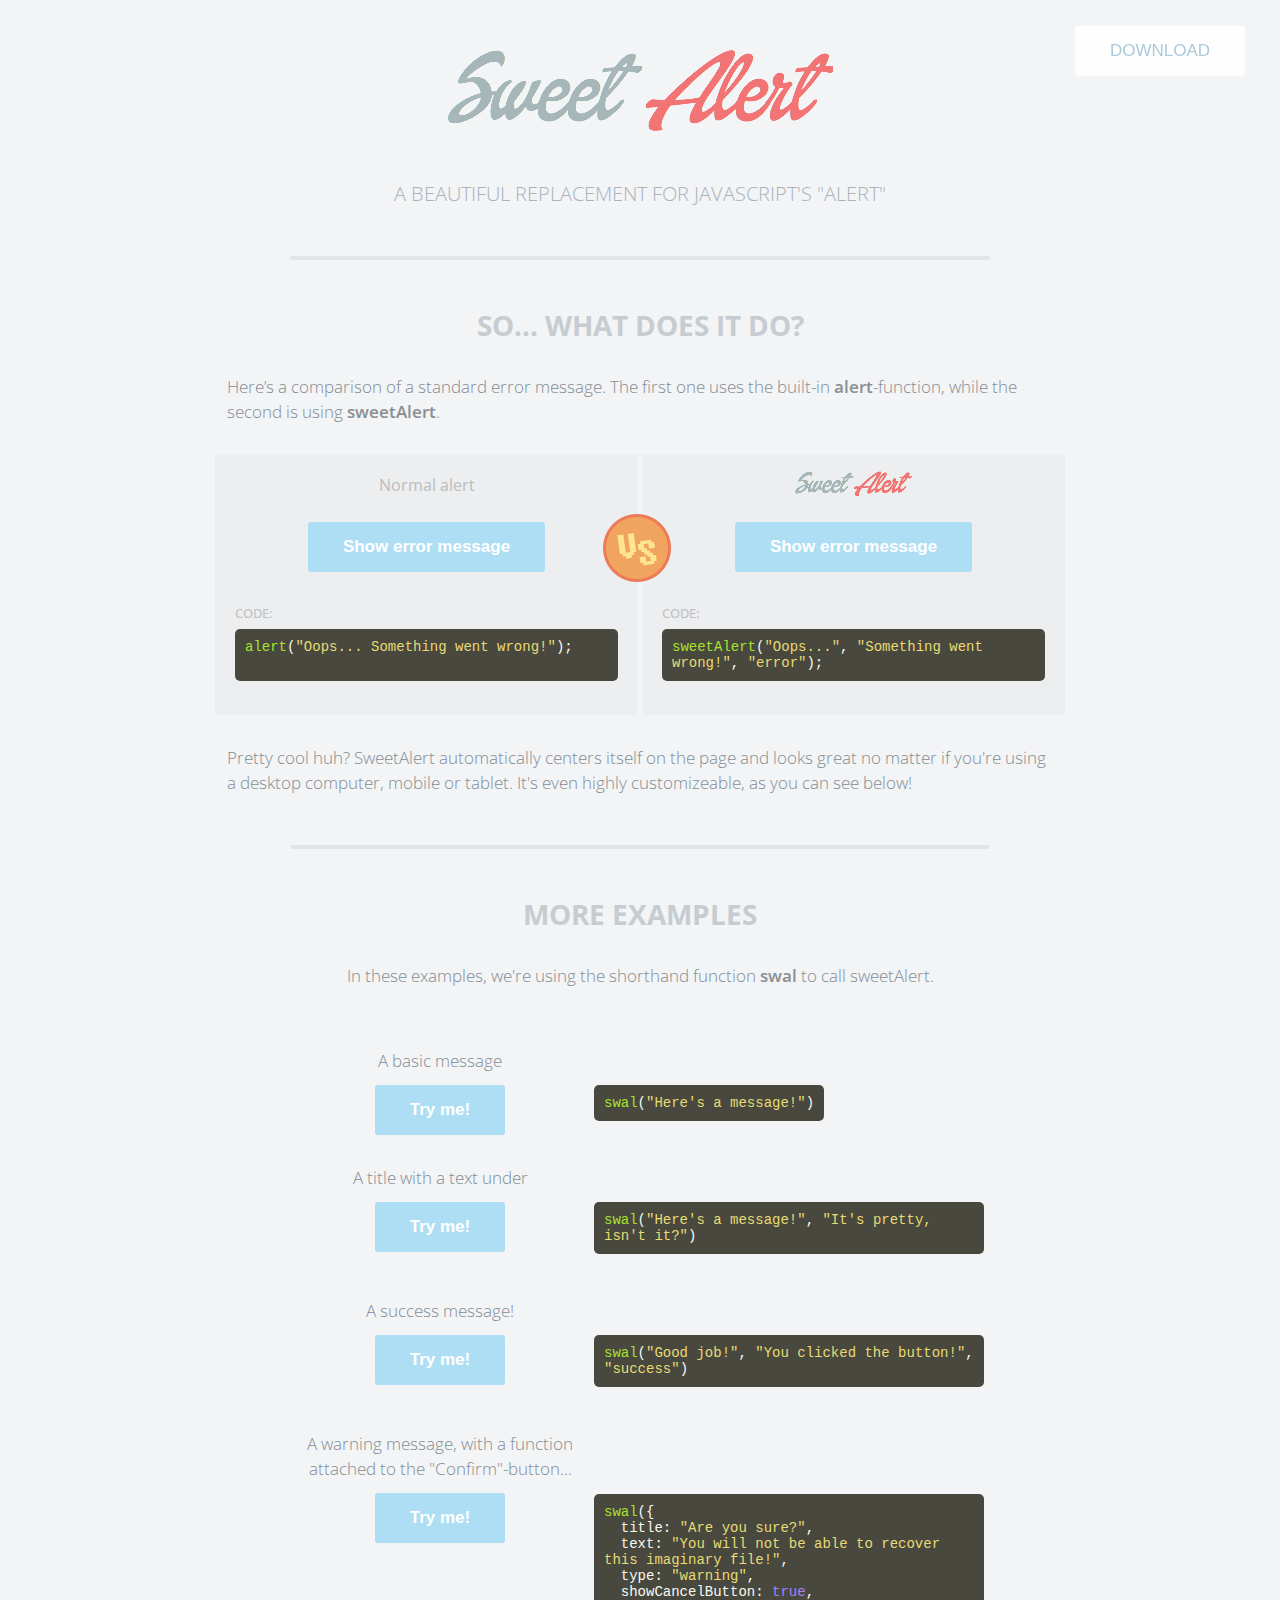
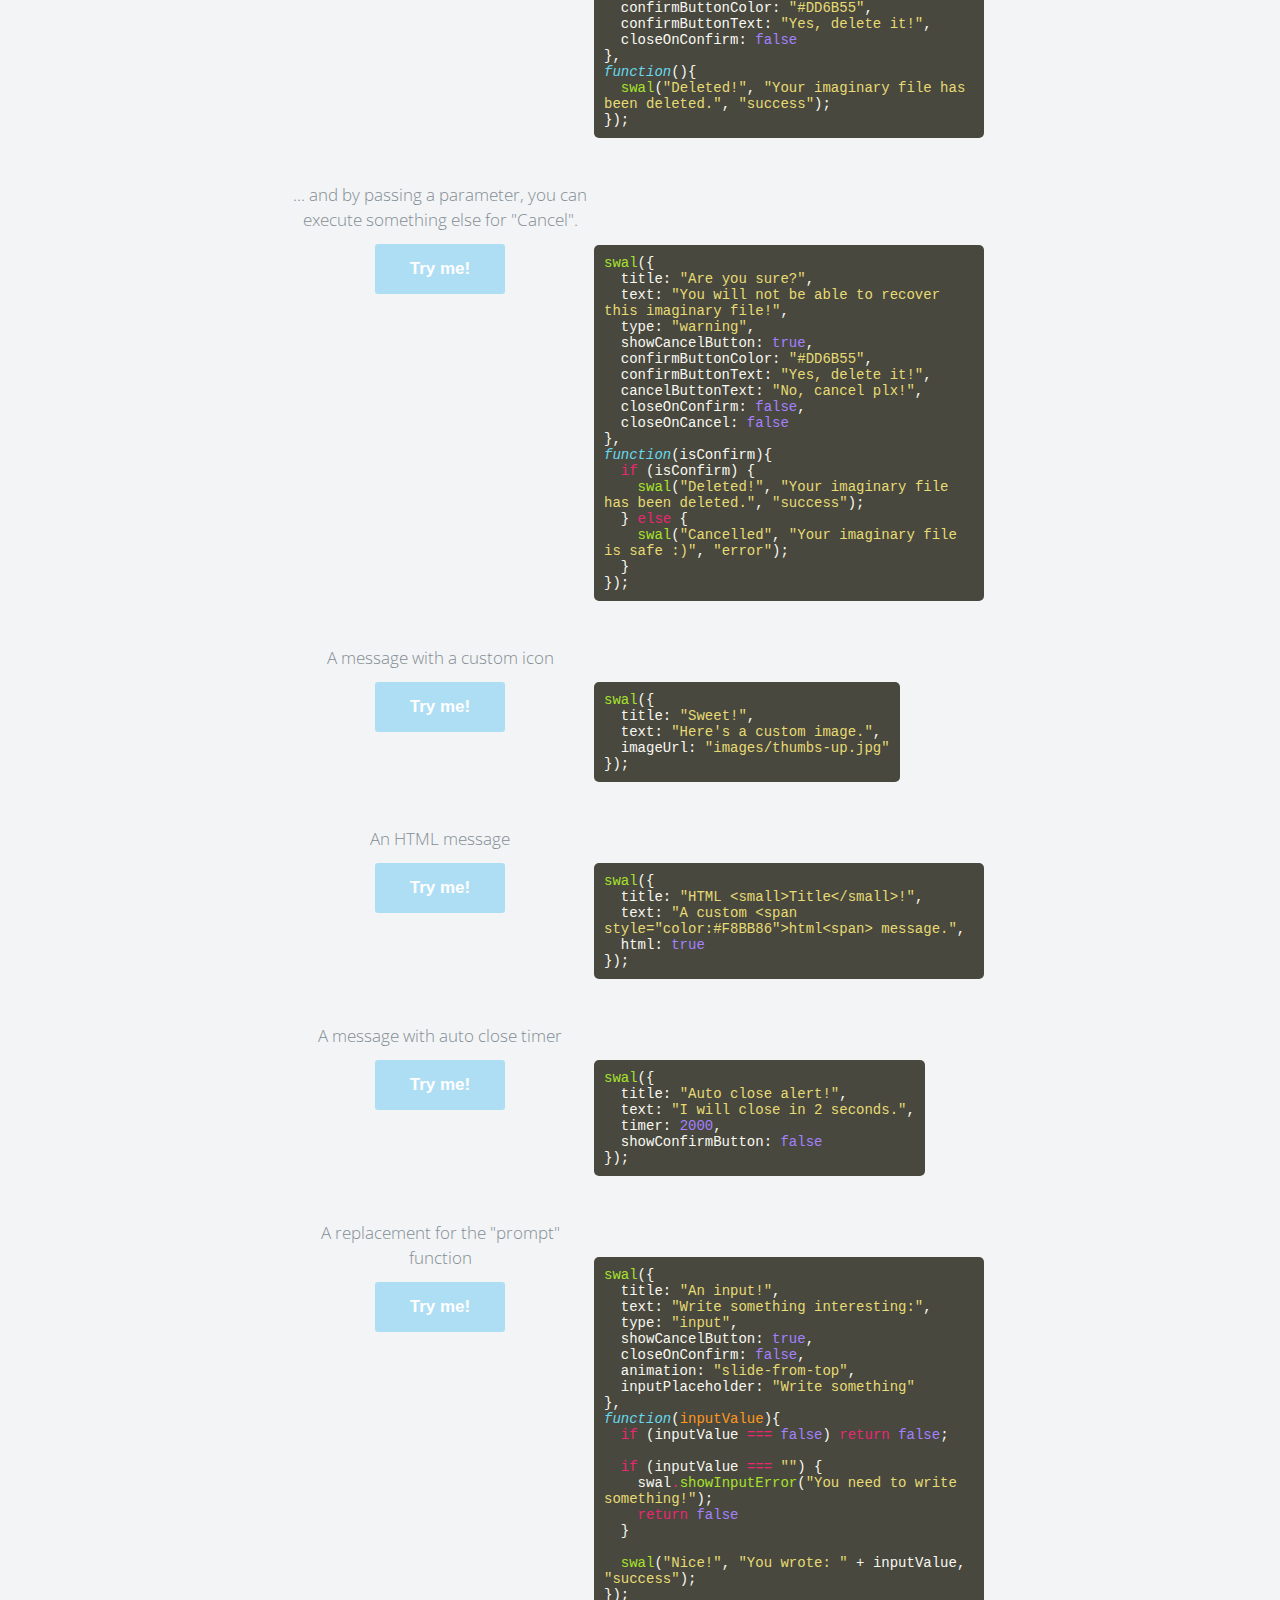
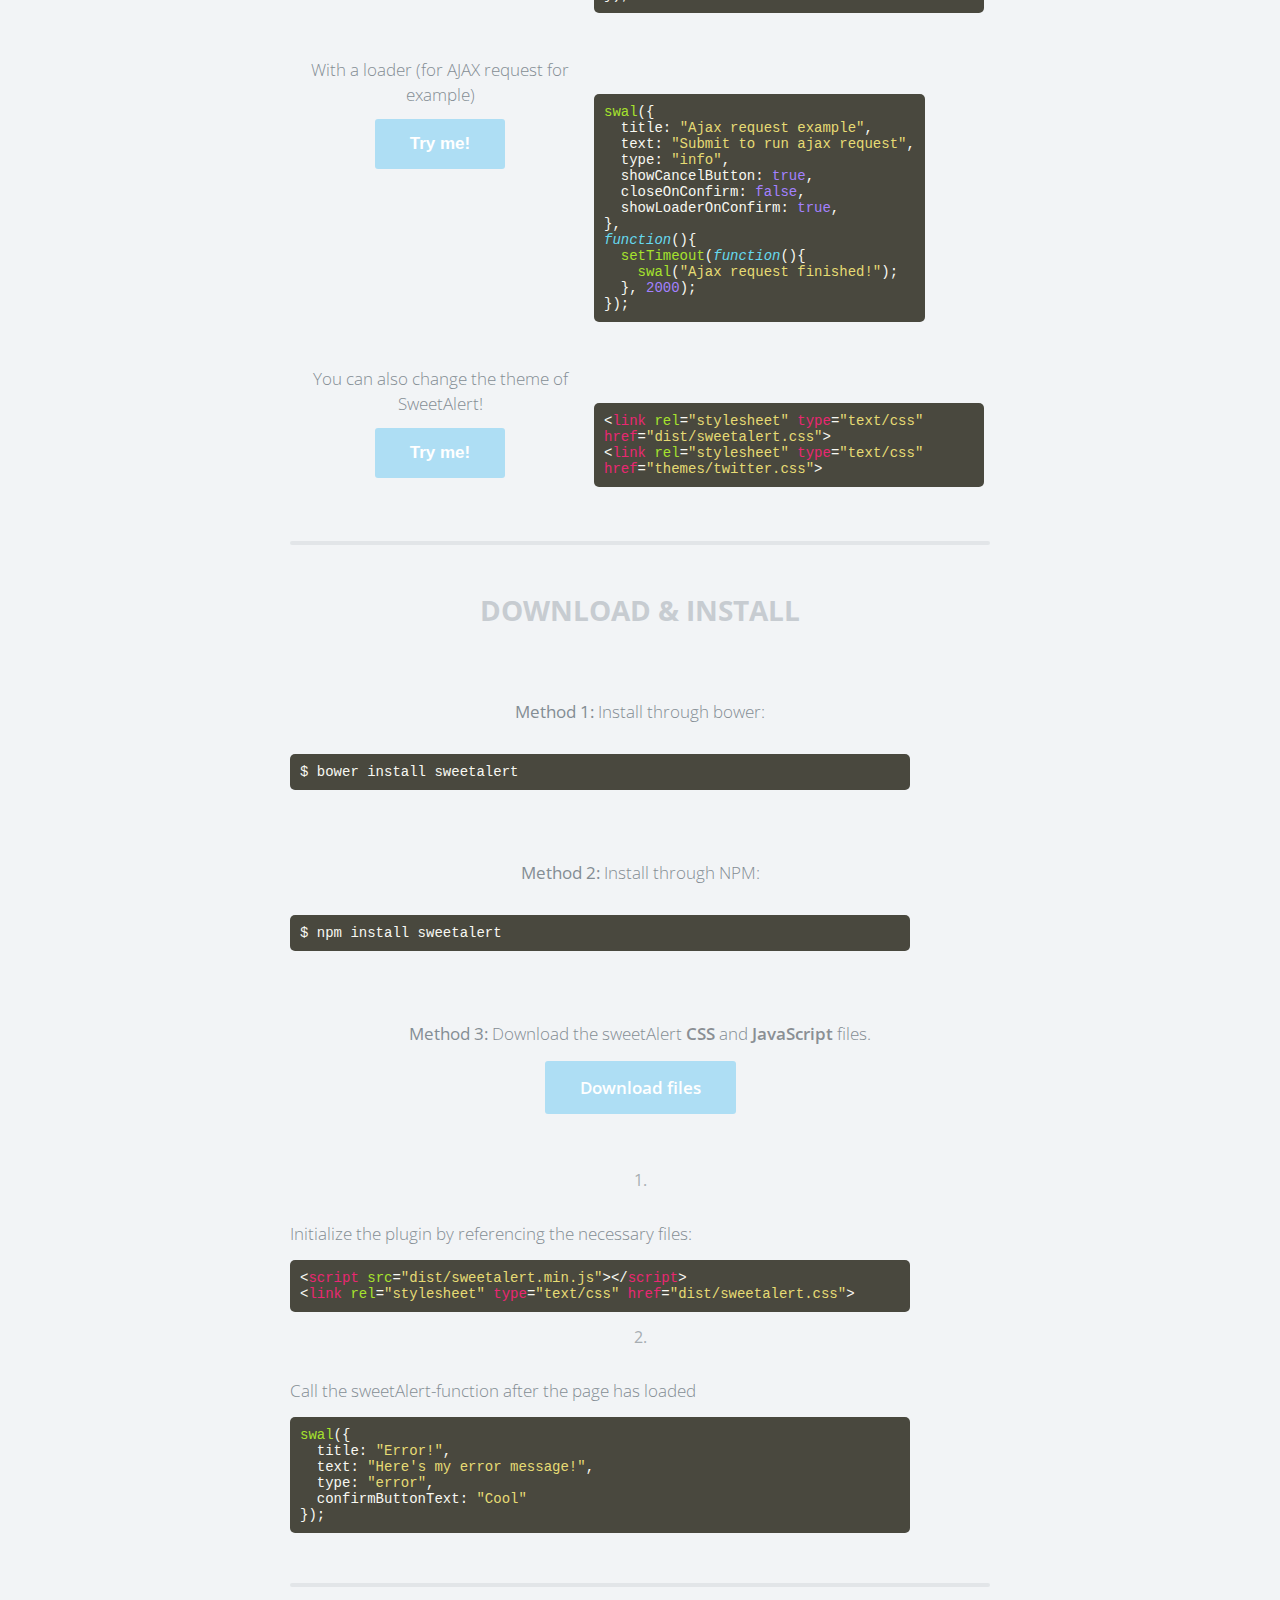
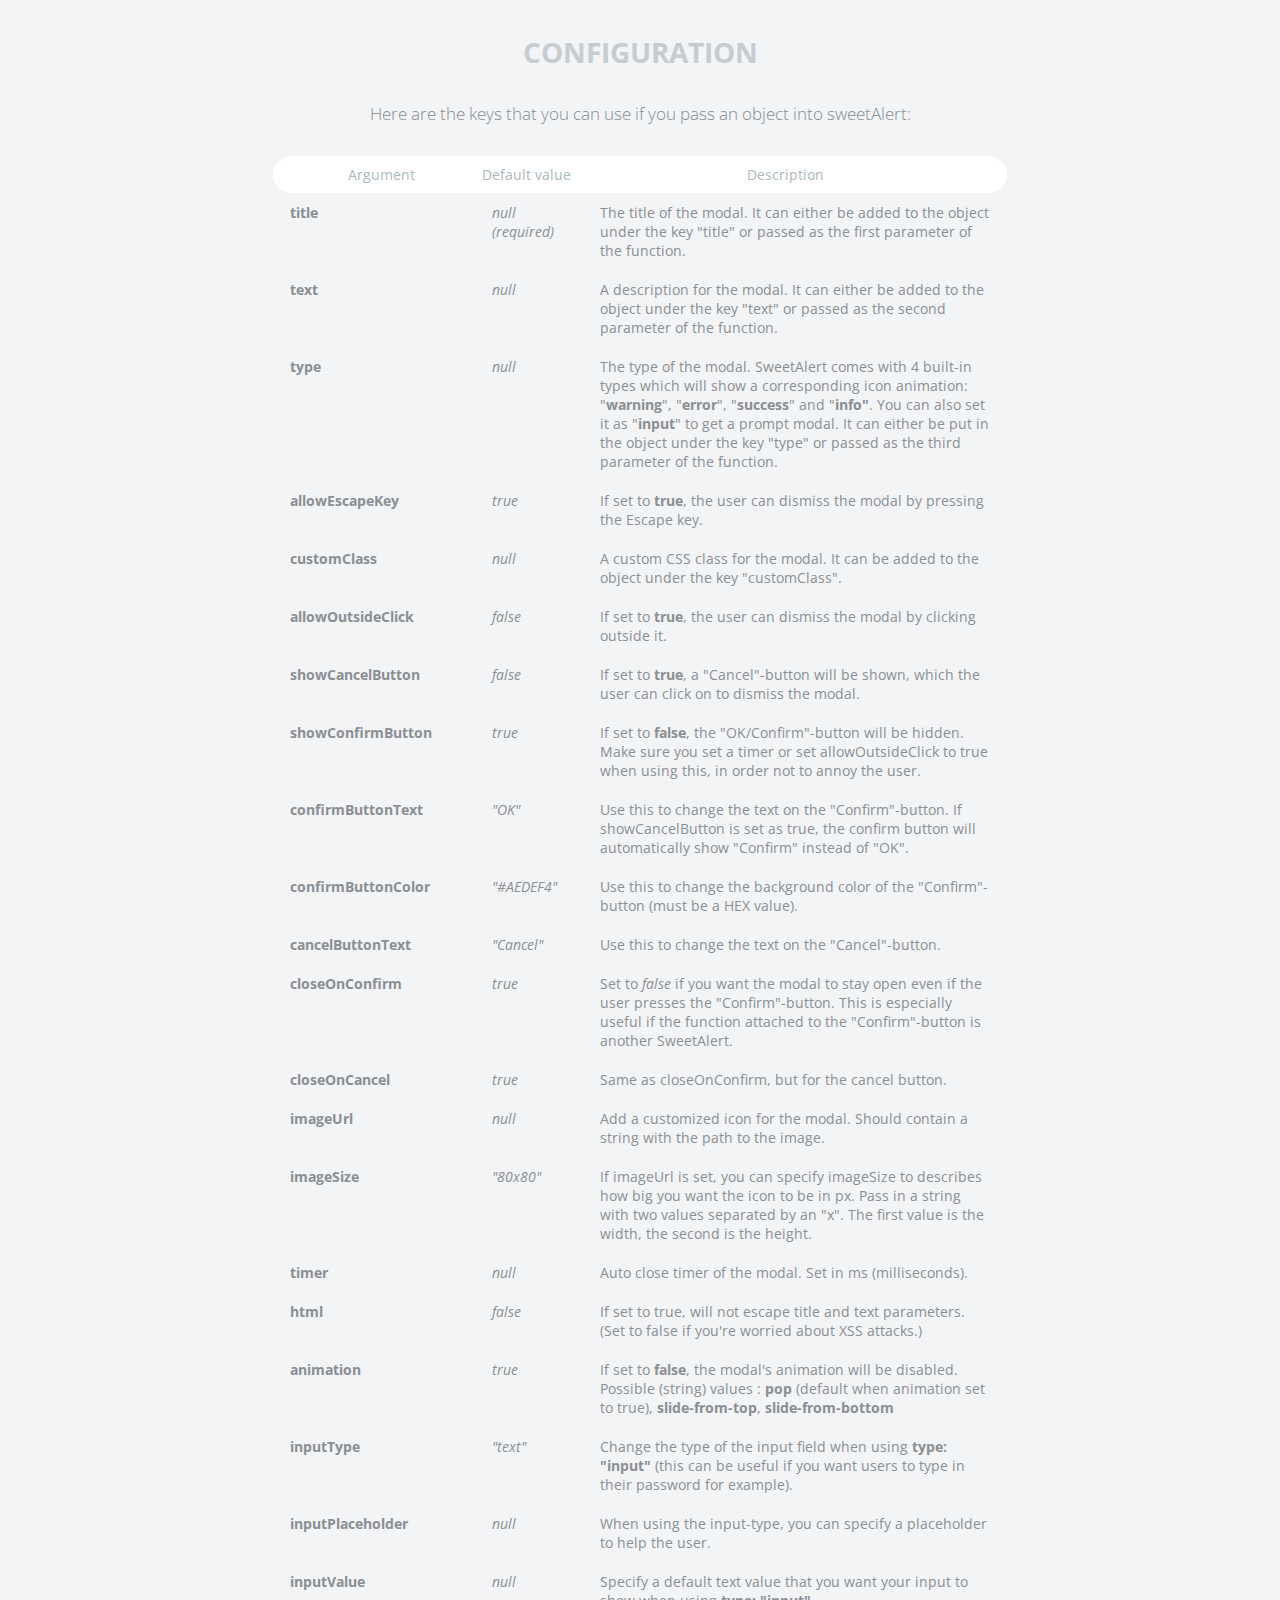
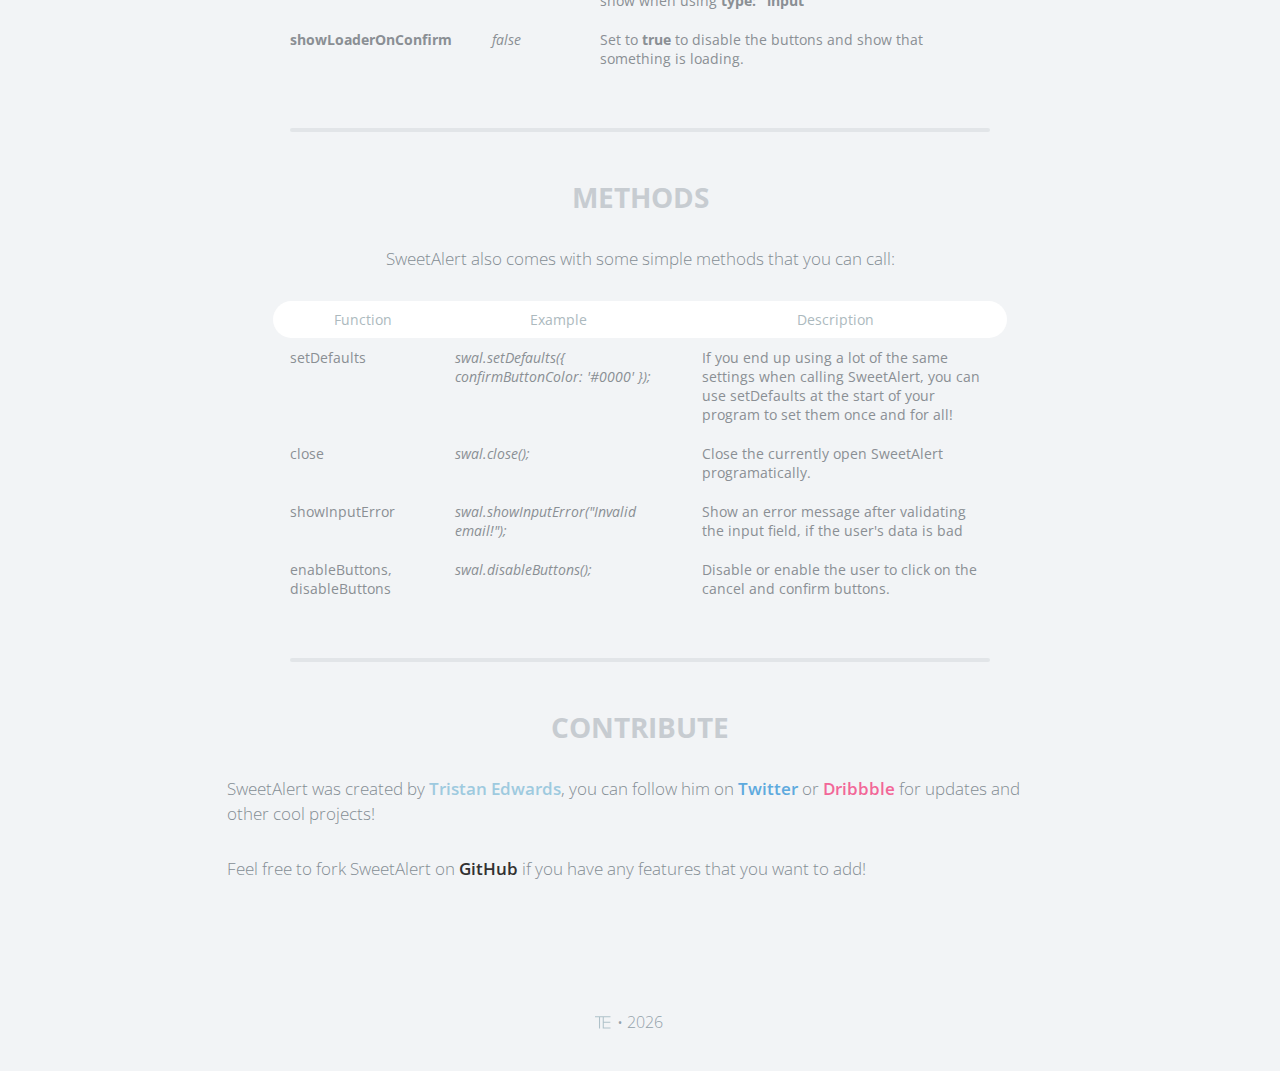
<file: startbootstrap-freelancer-gh-pages/sweetalert-master/index.html>
<!doctype html>

<html>

<head>
  <meta charset="utf-8">
  <meta name="viewport" content="width=device-width, initial-scale=1, maximum-scale=1, user-scalable=0" />
  <title>SweetAlert</title>

  <link rel="stylesheet" href="example/example.css">
  <script src="https://code.jquery.com/jquery-2.1.3.min.js"></script>

  <!-- This is what you need -->
  <script src="dist/sweetalert-dev.js"></script>
  <link rel="stylesheet" href="dist/sweetalert.css">
  <!--.......................-->

</head>

<body>

<h1>Sweet Alert</h1>
<h2>A beautiful replacement for JavaScript's "Alert"</h2>
<button class="download">Download</button>

<!-- What does it do? -->
<h3>So... What does it do?</h3>
<p>Here’s a comparison of a standard error message. The first one uses the built-in <strong>alert</strong>-function, while the second is using <strong>sweetAlert</strong>.</p>

<div class="showcase normal">
	<h4>Normal alert</h4>
	<button>Show error message</button>

	<h5>Code:</h5>
	<pre><span class="attr">alert</span>(<span class="str">"Oops... Something went wrong!"</span>);

	</pre>

	<div class="vs-icon"></div>
</div>

<div class="showcase sweet">
	<h4>Sweet Alert</h4>
	<button>Show error message</button>

	<h5>Code:</h5>
	<pre><span class="attr">sweetAlert</span>(<span class="str">"Oops..."</span>, <span class="str">"Something went wrong!"</span>, <span class="str">"error"</span>);</pre>
</div>

<p>Pretty cool huh? SweetAlert automatically centers itself on the page and looks great no matter if you're using a desktop computer, mobile or tablet. It's even highly customizeable, as you can see below!</p>


<!-- Examples -->
<h3>More examples</h3>

<p class="center">In these examples, we're using the shorthand function <strong>swal</strong> to call sweetAlert.</p>

<ul class="examples">

	<li class="message">
		<div class="ui">
			<p>A basic message</p>
			<button>Try me!</button>
		</div>
		<pre><span class="attr">swal</span>(<span class="str">"Here's a message!"</span>)</pre>
	</li>

	<li class="title-text">
		<div class="ui">
			<p>A title with a text under</p>
			<button>Try me!</button>
		</div>
		<pre><span class="attr">swal</span>(<span class="str">"Here's a message!"</span>, <span class="str">"It's pretty, isn't it?"</span>)</pre>
	</li>

	<li class="success">
		<div class="ui">
			<p>A success message!</p>
			<button>Try me!</button>
		</div>
		<pre><span class="attr">swal</span>(<span class="str">"Good job!"</span>, <span class="str">"You clicked the button!"</span>, <span class="str">"success"</span>)</pre>
	</li>

	<li class="warning confirm">
		<div class="ui">
			<p>A warning message, with a function attached to the "Confirm"-button...</p>
			<button>Try me!</button>
		</div>
		<pre><span class="attr">swal</span>({
&nbsp;&nbsp;title: <span class="str">"Are you sure?"</span>,
&nbsp;&nbsp;text: <span class="str">"You will not be able to recover this imaginary file!"</span>,
&nbsp;&nbsp;type: <span class="str">"warning"</span>,
&nbsp;&nbsp;showCancelButton: <span class="val">true</span>,
&nbsp;&nbsp;confirmButtonColor: <span class="str">"#DD6B55"</span>,
&nbsp;&nbsp;confirmButtonText: <span class="str">"Yes, delete it!"</span>,
&nbsp;&nbsp;closeOnConfirm: <span class="val">false</span>
},
<span class="func"><i>function</i></span>(){
&nbsp;&nbsp;<span class="attr">swal</span>(<span class="str">"Deleted!"</span>, <span class="str">"Your imaginary file has been deleted."</span>, <span class="str">"success"</span>);
});</pre>
	</li>

	<li class="warning cancel">
		<div class="ui">
			<p>... and by passing a parameter, you can execute something else for "Cancel".</p>
			<button>Try me!</button>
		</div>
		<pre><span class="attr">swal</span>({
&nbsp;&nbsp;title: <span class="str">"Are you sure?"</span>,
&nbsp;&nbsp;text: <span class="str">"You will not be able to recover this imaginary file!"</span>,
&nbsp;&nbsp;type: <span class="str">"warning"</span>,
&nbsp;&nbsp;showCancelButton: <span class="val">true</span>,
&nbsp;&nbsp;confirmButtonColor: <span class="str">"#DD6B55"</span>,
&nbsp;&nbsp;confirmButtonText: <span class="str">"Yes, delete it!"</span>,
&nbsp;&nbsp;cancelButtonText: <span class="str">"No, cancel plx!"</span>,
&nbsp;&nbsp;closeOnConfirm: <span class="val">false</span>,
&nbsp;&nbsp;closeOnCancel: <span class="val">false</span>
},
<span class="func"><i>function</i></span>(isConfirm){
&nbsp;&nbsp;<span class="tag">if</span> (isConfirm) {
&nbsp;&nbsp;&nbsp;&nbsp;<span class="attr">swal</span>(<span class="str">"Deleted!"</span>, <span class="str">"Your imaginary file has been deleted."</span>, <span class="str">"success"</span>);
&nbsp;&nbsp;} <span class="tag">else</span> {
	&nbsp;&nbsp;&nbsp;&nbsp;<span class="attr">swal</span>(<span class="str">"Cancelled"</span>, <span class="str">"Your imaginary file is safe :)"</span>, <span class="str">"error"</span>);
&nbsp;&nbsp;}
});</pre>
	</li>

	<li class="custom-icon">
		<div class="ui">
			<p>A message with a custom icon</p>
			<button>Try me!</button>
		</div>
		<pre><span class="attr">swal</span>({
&nbsp;&nbsp;title: <span class="str">"Sweet!"</span>,
&nbsp;&nbsp;text: <span class="str">"Here's a custom image."</span>,
&nbsp;&nbsp;imageUrl: <span class="str">"images/thumbs-up.jpg"</span>
});</pre>
	</li>

	<li class="message-html">
		<div class="ui">
			<p>An HTML message</p>
			<button>Try me!</button>
		</div>
		<pre><span class="attr">swal</span>({
&nbsp;&nbsp;title: <span class="str">"HTML &lt;small&gt;Title&lt;/small&gt;!"</span>,
&nbsp;&nbsp;text: <span class="str">"A custom &lt;span style="color:#F8BB86"&gt;html&lt;span&gt; message."</span>,
&nbsp;&nbsp;html: <span class="val">true</span>
});</pre>
	</li>

	<li class="timer">
		<div class="ui">
			<p>A message with auto close timer</p>
			<button>Try me!</button>
		</div>
		<pre><span class="attr">swal</span>({
&nbsp;&nbsp;title: <span class="str">"Auto close alert!"</span>,
&nbsp;&nbsp;text: <span class="str">"I will close in 2 seconds."</span>,
&nbsp;&nbsp;timer: <span class="val">2000</span>,
&nbsp;&nbsp;showConfirmButton: <span class="val">false</span>
});</pre>
	</li>


	<li class="input">
		<div class="ui">
			<p>A replacement for the "prompt" function</p>
			<button>Try me!</button>
		</div>
		<pre><span class="attr">swal</span>({
&nbsp;&nbsp;title: <span class="str">"An input!"</span>,
&nbsp;&nbsp;text: <span class="str">"Write something interesting:"</span>,
&nbsp;&nbsp;type: <span class="str">"input"</span>,
&nbsp;&nbsp;showCancelButton: <span class="val">true</span>,
&nbsp;&nbsp;closeOnConfirm: <span class="val">false</span>,
&nbsp;&nbsp;animation: <span class="str">"slide-from-top"</span>,
&nbsp;&nbsp;inputPlaceholder: <span class="str">"Write something"</span>
},
<span class="func"><i>function</i></span>(<span class="arg">inputValue</span>){
&nbsp;&nbsp;<span class="tag">if</span> (inputValue <span class="tag">===</span> <span class="val">false</span>) <span class="tag">return</span> <span class="val">false</span>;
&nbsp;&nbsp;
&nbsp;&nbsp;<span class="tag">if</span> (inputValue <span class="tag">===</span> <span class="str">""</span>) {
&nbsp;&nbsp;&nbsp;&nbsp;swal<span class="tag">.</span><span class="attr">showInputError</span>(<span class="str">"You need to write something!"</span>);
&nbsp;&nbsp;&nbsp;&nbsp;<span class="tag">return</span> <span class="val">false</span>
&nbsp;&nbsp;}
&nbsp;&nbsp;
&nbsp;&nbsp;<span class="attr">swal</span>(<span class="str">"Nice!"</span>, <span class="str">"You wrote: "</span> + inputValue, <span class="str">"success"</span>);
});</pre>
	</li>

  <li class="ajax">
    <div class="ui">
			<p>With a loader (for AJAX request for example)</p>
			<button>Try me!</button>
		</div>
		<pre><span class="attr">swal</span>({
&nbsp;&nbsp;title: <span class="str">"Ajax request example"</span>,
&nbsp;&nbsp;text: <span class="str">"Submit to run ajax request"</span>,
&nbsp;&nbsp;type: <span class="str">"info"</span>,
&nbsp;&nbsp;showCancelButton: <span class="val">true</span>,
&nbsp;&nbsp;closeOnConfirm: <span class="val">false</span>,
&nbsp;&nbsp;showLoaderOnConfirm: <span class="val">true</span>,
},
<span class="func"><i>function</i></span>(){
&nbsp;&nbsp;<span class="attr">setTimeout</span>(<span class="func"><i>function</i></span>(){
&nbsp;&nbsp;&nbsp;&nbsp;<span class="attr">swal</span>(<span class="str">"Ajax request finished!"</span>);
&nbsp;&nbsp;}, <span class="val">2000</span>);
});</pre>
	</li>

	<li class="theme">
		<div class="ui">
			<p>You can also change the theme of SweetAlert!</p>
			<button>Try me!</button>
		</div>
		<pre>&lt;<span class="tag">link</span> <span class="attr">rel</span>=<span class="str">"stylesheet"</span> <span class="tag">type</span>=<span class="str">"text/css"</span> <span class="tag">href</span>=<span class="str">"dist/sweetalert.css"</span>&gt;
			&lt;<span class="tag">link</span> <span class="attr">rel</span>=<span class="str">"stylesheet"</span> <span class="tag">type</span>=<span class="str">"text/css"</span> <span class="tag">href</span>=<span class="str">"themes/twitter.css"</span>&gt;</pre>
	</li>

</ul>


<!-- Download & Install -->
<h3 id="download-section">Download & install</h3>

<div class="center-container">
	<p class="center"><b>Method 1:</b> Install through bower:</p>
	<pre class="center">$ bower install sweetalert</pre>
</div>

<div class="center-container">
	<p class="center"><b>Method 2:</b> Install through NPM:</p>
	<pre class="center">$ npm install sweetalert</pre>
</div>

<p class="center"><b>Method 3:</b> Download the sweetAlert <strong>CSS</strong> and <strong>JavaScript</strong> files.</p>

<a class="button" href="https://github.com/t4t5/sweetalert/archive/master.zip" download>Download files</a>

<ol>
	<li>
		<p>Initialize the plugin by referencing the necessary files:</p>
		<pre>&lt;<span class="tag">script</span> <span class="attr">src</span>=<span class="str">"dist/sweetalert.min.js"</span>&gt;&lt;/<span class="tag">script</span>&gt;
&lt;<span class="tag">link</span> <span class="attr">rel</span>=<span class="str">"stylesheet"</span> <span class="tag">type</span>=<span class="str">"text/css"</span> <span class="tag">href</span>=<span class="str">"dist/sweetalert.css"</span>&gt;</pre>
	</li>

	<li>
		<p>Call the sweetAlert-function after the page has loaded</p>
		<pre><span class="attr">swal</span>({
&nbsp;&nbsp;title: <span class="str">"Error!"</span>,
&nbsp;&nbsp;text: <span class="str">"Here's my error message!"</span>,
&nbsp;&nbsp;type: <span class="str">"error"</span>,
&nbsp;&nbsp;confirmButtonText: <span class="str">"Cool"</span>
});
</pre>
	</li>
</ol>



<!-- Configuration -->
<h3>Configuration</h3>

<p class="center">Here are the keys that you can use if you pass an object into sweetAlert:</p>

<table>
	<tr class="titles">
		<th>
			<div class="border-left"></div>
			Argument
		</th>
		<th>Default value</th>
		<th>
			<div class="border-right"></div>
			Description
		</th>
	</tr>
	<tr>
		<td><b>title</b></td>
		<td><i>null (required)</i></td>
		<td>The title of the modal. It can either be added to the object under the key "title" or passed as the first parameter of the function.</td>
	</tr>
	<tr>
		<td><b>text</b></td>
		<td><i>null</i></td>
		<td>A description for the modal. It can either be added to the object under the key "text" or passed as the second parameter of the function.</td>
	</tr>
	<tr>
		<td><b>type</b></td>
		<td><i>null</i></td>
		<td>The type of the modal. SweetAlert comes with 4 built-in types which will show a corresponding icon animation: "<strong>warning</strong>", "<strong>error</strong>", "<strong>success</strong>" and "<strong>info"</strong>. You can also set it as "<strong>input</strong>" to get a prompt modal. It can either be put in the object under the key "type" or passed as the third parameter of the function.</td>
	</tr>
    <tr>
      <td><b>allowEscapeKey</b></td>
      <td><i>true</i></td>
      <td>If set to <strong>true</strong>, the user can dismiss the modal by pressing the Escape key.</td>
    </tr>
	<tr>
		<td><b>customClass</b></td>
		<td><i>null</i></td>
		<td>A custom CSS class for the modal. It can be added to the object under the key "customClass".</td>
	</tr>
	<tr>
		<td><b>allowOutsideClick</b></td>
		<td><i>false</i></td>
		<td>If set to <strong>true</strong>, the user can dismiss the modal by clicking outside it.</td>
	</tr>
	<tr>
		<td><b>showCancelButton</b></td>
		<td><i>false</i></td>
		<td>If set to <strong>true</strong>, a "Cancel"-button will be shown, which the user can click on to dismiss the modal.</td>
	</tr>
	<tr>
		<td><b>showConfirmButton</b></td>
		<td><i>true</i></td>
		<td>If set to <strong>false</strong>, the "OK/Confirm"-button will be hidden. Make sure you set a timer or set allowOutsideClick to true when using this, in order not to annoy the user.</td>
	</tr>
	<tr>
		<td><b>confirmButtonText</b></td>
		<td><i>"OK"</i></td>
		<td>Use this to change the text on the "Confirm"-button. If showCancelButton is set as true, the confirm button will automatically show "Confirm" instead of "OK".</td>
	</tr>
	<tr>
		<td><b>confirmButtonColor</b></td>
		<td><i>"#AEDEF4"</i></td>
		<td>Use this to change the background color of the "Confirm"-button (must be a HEX value).</td>
	</tr>
	<tr>
		<td><b>cancelButtonText</b></td>
		<td><i>"Cancel"</i></td>
		<td>Use this to change the text on the "Cancel"-button.</td>
	</tr>
	<tr>
		<td><b>closeOnConfirm</b></td>
		<td><i>true</i></td>
		<td>Set to <i>false</i> if you want the modal to stay open even if the user presses the "Confirm"-button. This is especially useful if the function attached to the "Confirm"-button is another SweetAlert.</td>
	</tr>
	<tr>
		<td><b>closeOnCancel</b></td>
		<td><i>true</i></td>
		<td>Same as closeOnConfirm, but for the cancel button.</td>
	</tr>
	<tr>
		<td><b>imageUrl</b></td>
		<td><i>null</i></td>
		<td>Add a customized icon for the modal. Should contain a string with the path to the image.</td>
	</tr>
	<tr>
		<td><b>imageSize</b></td>
		<td><i>"80x80"</i></td>
		<td>If imageUrl is set, you can specify imageSize to describes how big you want the icon to be in px. Pass in a string with two values separated by an "x". The first value is the width, the second is the height.</td>
	</tr>
	<tr>
		<td><b>timer</b></td>
		<td><i>null</i></td>
		<td>Auto close timer of the modal. Set in ms (milliseconds).</td>
	</tr>
	<tr>
		<td><b>html</b></td>
		<td><i>false</i></td>
		<td>If set to true, will not escape title and text parameters. (Set to false if you're worried about XSS attacks.)</td>
	</tr>
	<tr>
		<td><b>animation</b></td>
		<td><i>true</i></td>
		<td>If set to <strong>false</strong>, the modal's animation will be disabled. Possible (string) values : <strong>pop</strong> (default when animation set to true), <strong>slide-from-top</strong>, <strong>slide-from-bottom</strong></td>
	</tr>
	<tr>
		<td><b>inputType</b></td>
		<td><i>"text"</i></td>
		<td>Change the type of the input field when using <strong>type: "input"</strong> (this can be useful if you want users to type in their password for example).</td>
	</tr>
	<tr>
		<td><b>inputPlaceholder</b></td>
		<td><i>null</i></td>
		<td>When using the input-type, you can specify a placeholder to help the user.</td>
	</tr>
	<tr>
		<td><b>inputValue</b></td>
		<td><i>null</i></td>
		<td>Specify a default text value that you want your input to show when using <strong>type: "input"</strong></td>
	</tr>
	<tr>
		<td><b>showLoaderOnConfirm</b></td>
		<td><i>false</i></td>
    <td>Set to <strong>true</strong> to disable the buttons and show that something is loading.</td>
	</tr>
</table>


<!-- Methods -->
<h3>Methods</h3>

<p class="center">SweetAlert also comes with some simple methods that you can call:</p>

<table>
	<tr class="titles">
		<th>
			<div class="border-left"></div>
			Function
		</th>
		<th>Example</th>
		<th>
			<div class="border-right"></div>
			Description
		</th>
	</tr>
	<tr>
		<td>setDefaults</td>
		<td><i>swal.setDefaults({ confirmButtonColor: '#0000' });</i></td>
		<td>If you end up using a lot of the same settings when calling SweetAlert, you can use setDefaults at the start of your program to set them once and for all!</td>
	</tr>
	<tr>
		<td>close</td>
		<td><i>swal.close();</i></td>
		<td>Close the currently open SweetAlert programatically.</td>
	</tr>
	<tr>
		<td>showInputError</td>
		<td><i>swal.showInputError("Invalid email!");</i></td>
		<td>Show an error message after validating the input field, if the user's data is bad</td>
	</tr>
	<tr>
		<td>enableButtons, disableButtons</td>
		<td><i>swal.disableButtons();</i></td>
		<td>Disable or enable the user to click on the cancel and confirm buttons.</td>
	</tr>
</table>



<!-- Contribute -->
<h3>Contribute</h3>
<p>SweetAlert was created by <a href="http://tristanedwards.me" target="_blank">Tristan Edwards</a>, you can follow him on <a href="https://twitter.com/t4t5" target="_blank" class="twitter">Twitter</a> or <a href="https://dribbble.com/tristanedwards" target="_blank" class="dribbble">Dribbble</a> for updates and other cool projects!</p>
<p>Feel free to fork SweetAlert on <a href="https://github.com/t4t5/sweetalert" class="github">GitHub</a> if you have any features that you want to add!</p>


<footer>
	<span class="te-logo">TE</span> • <script>document.write(new Date().getFullYear())</script>
</footer>


<script>

document.querySelector('button.download').onclick = function(){
	$("html, body").animate({ scrollTop: $("#download-section").offset().top }, 1000);
};

document.querySelector('.showcase.normal button').onclick = function(){
	alert("Oops... Something went wrong!");
};

document.querySelector('.showcase.sweet button').onclick = function(){
	swal("Oops...", "Something went wrong!", "error");
};

document.querySelector('ul.examples li.message button').onclick = function(){
	swal("Here's a message!");
};

document.querySelector('ul.examples li.timer button').onclick = function(){
	swal({
		title: "Auto close alert!",
		text: "I will close in 2 seconds.",
		timer: 2000,
		showConfirmButton: false
	});
};

document.querySelector('ul.examples li.title-text button').onclick = function(){
	swal("Here's a message!", "It's pretty, isn't it?");
};

document.querySelector('ul.examples li.success button').onclick = function(){
	swal("Good job!", "You clicked the button!", "success");
};

document.querySelector('ul.examples li.warning.confirm button').onclick = function(){
	swal({
		title: "Are you sure?",
		text: "You will not be able to recover this imaginary file!",
		type: "warning",
		showCancelButton: true,
		confirmButtonColor: '#DD6B55',
		confirmButtonText: 'Yes, delete it!',
		closeOnConfirm: false
	},
	function(){
		swal("Deleted!", "Your imaginary file has been deleted!", "success");
	});
};

document.querySelector('ul.examples li.warning.cancel button').onclick = function(){
	swal({
		title: "Are you sure?",
		text: "You will not be able to recover this imaginary file!",
		type: "warning",
		showCancelButton: true,
		confirmButtonColor: '#DD6B55',
		confirmButtonText: 'Yes, delete it!',
		cancelButtonText: "No, cancel plx!",
		closeOnConfirm: false,
		closeOnCancel: false
	},
	function(isConfirm){
    if (isConfirm){
      swal("Deleted!", "Your imaginary file has been deleted!", "success");
    } else {
      swal("Cancelled", "Your imaginary file is safe :)", "error");
    }
	});
};

document.querySelector('ul.examples li.custom-icon button').onclick = function(){
	swal({
		title: "Sweet!",
		text: "Here's a custom image.",
		imageUrl: 'example/images/thumbs-up.jpg'
	});
};

document.querySelector('ul.examples li.message-html button').onclick = function(){
	swal({
		title: "HTML <small>Title</small>!",
		text: 'A custom <span style="color:#F8BB86">html<span> message.',
		html: true
	});
};

document.querySelector('ul.examples li.input button').onclick = function(){
	swal({
		title: "An input!",
		text: 'Write something interesting:',
		type: 'input',
		showCancelButton: true,
		closeOnConfirm: false,
		animation: "slide-from-top",
		inputPlaceholder: "Write something",
	},
	function(inputValue){
		if (inputValue === false) return false;

		if (inputValue === "") {
			swal.showInputError("You need to write something!");
			return false;
		}
    
		swal("Nice!", 'You wrote: ' + inputValue, "success");

	});
};

document.querySelector('ul.examples li.theme button').onclick = function() {
	swal({
		title: "Themes!",
		text: "Here's the Twitter theme for SweetAlert!",
		confirmButtonText: "Cool!",
		customClass: 'twitter'
	});
};

document.querySelector('ul.examples li.ajax button').onclick = function() {
  swal({
    title: 'Ajax request example',
    text: 'Submit to run ajax request',
    type: 'info',
    showCancelButton: true,
    closeOnConfirm: false,
    showLoaderOnConfirm: true,
  }, function(){
    setTimeout(function() {
      swal('Ajax request finished!');
    }, 2000);
  });
};

</script>



</body>

</html>
</file>
<file: startbootstrap-freelancer-gh-pages/sweetalert-master/example/example.css>
@import url(http://fonts.googleapis.com/css?family=Open+Sans:400,600,700,300);
@import url(http://fonts.googleapis.com/css?family=Open+Sans+Condensed:700);
body {
  background-color: #f2f4f6;
  font-family: 'Open Sans', sans-serif;
  text-align: center; }

h1 {
  background-image: url("images/logo_big.png");
  background-image: -webkit-image-set(url("images/logo_big.png") 1x, url("images/logo_big@2x.png") 2x);
  width: 385px;
  height: 81px;
  text-indent: -9999px;
  white-space: nowrap;
  margin: 50px auto; }
  @media all and (max-width: 420px) {
    h1 {
      width: 300px;
      background-size: contain;
      background-repeat: no-repeat;
      background-position: center; } }
  @media all and (max-width: 330px) {
    h1 {
      width: 250px; } }

h2 {
  font-size: 20px;
  color: #A9B2BC;
  line-height: 25px;
  text-transform: uppercase;
  font-weight: 300;
  text-align: center;
  display: block; }

h3 {
  font-size: 28px;
  color: #C7CCD1;
  text-transform: uppercase;
  font-family: 'Open Sans Condensed', sans-serif;
  margin-top: 100px;
  text-align: center;
  position: relative; }
  h3#download-section {
    margin-top: 50px;
    padding-top: 40px; }
  h3::after {
    content: "";
    background-color: #e2e5e8;
    height: 4px;
    width: 700px;
    left: 50%;
    margin-left: -350px;
    position: absolute;
    margin-top: -50px;
    border-radius: 2px; }
    @media all and (max-width: 740px) {
      h3::after {
        width: auto;
        left: 20px;
        right: 20px;
        margin-left: 0; } }

a {
  text-decoration: none; }

p {
  max-width: 826px;
  margin: 30px auto;
  font-size: 17px;
  font-weight: 300;
  color: #848D94;
  line-height: 25px;
  text-align: left; }
  p.center {
    text-align: center; }
  p strong {
    color: #8A8F94;
    font-weight: 600; }
  p a {
    color: #9ECADF;
    font-weight: 600; }
    p a:hover {
      text-decoration: underline; }
    p a.twitter {
      color: #5eaade; }
    p a.dribbble {
      color: #f26798; }
    p a.github {
      color: #323131; }

button, .button {
  background-color: #AEDEF4;
  color: white;
  border: none;
  box-shadow: none;
  font-size: 17px;
  font-weight: 500;
  font-weight: 600;
  border-radius: 3px;
  padding: 15px 35px;
  margin: 26px 5px 0 5px;
  cursor: pointer; }
  button:focus, .button:focus {
    outline: none; }
  button:hover, .button:hover {
    background-color: #a1d9f2; }
  button:active, .button:active {
    background-color: #81ccee; }
  button.cancel, .button.cancel {
    background-color: #D0D0D0; }
    button.cancel:hover, .button.cancel:hover {
      background-color: #c8c8c8; }
    button.cancel:active, .button.cancel:active {
      background-color: #b6b6b6; }
  button.download, .button.download {
    position: fixed;
    right: 30px;
    top: 0;
    background-color: rgba(255, 255, 255, 0.9);
    color: #ABCADA;
    font-weight: 500;
    text-transform: uppercase;
    z-index: 3; }
    @media all and (max-width: 1278px) {
      button.download, .button.download {
        display: none; } }

.center-container {
  max-width: 700px;
  margin: 70px auto; }

pre {
  background-color: #49483e;
  color: #f8f8f2;
  padding: 10px;
  border-radius: 5px;
  white-space: pre-line;
  text-align: left;
  font-size: 14px;
  max-width: 600px; }
  pre .str {
    color: #e6db74; }
  pre .func {
    color: #66d9ef; }
  pre .val {
    color: #a381ff; }
  pre .tag {
    color: #e92772; }
  pre .attr {
    color: #a6e22d; }
  pre .arg {
    color: #fd9720; }

.showcase {
  background-color: #eceef0;
  padding: 20px;
  display: inline-block;
  width: 383px;
  vertical-align: top;
  position: relative; }
  @media all and (max-width: 865px) {
    .showcase {
      margin: 5px auto;
      padding: 46px 20px; } }
  @media all and (max-width: 440px) {
    .showcase {
      width: auto; } }
  .showcase h4 {
    font-size: 16px;
    color: #BCBCBC;
    line-height: 22px;
    margin: 0 auto;
    font-weight: 400; }
  .showcase.sweet h4 {
    width: 117px;
    height: 25px;
    margin-top: -3px;
    text-indent: -9999px;
    background-image: url("images/logo_small.png");
    background-image: -webkit-image-set(url("images/logo_small.png") 1x, url("images/logo_small@2x.png") 2x); }
  .showcase h5 {
    margin-bottom: -7px;
    text-align: left;
    font-weight: 500;
    text-transform: uppercase;
    color: #c2c2c2; }
  .showcase button {
    margin-bottom: 10px; }
  .showcase .vs-icon {
    background-image: url("images/vs_icon.png");
    background-image: -webkit-image-set(url("images/vs_icon.png") 1x, url("images/vs_icon@2x.png") 2x);
    width: 69px;
    height: 69px;
    position: absolute;
    right: -34px;
    top: 60px;
    z-index: 2; }
    @media all and (max-width: 865px) {
      .showcase .vs-icon {
        margin: 5px auto;
        right: auto;
        left: 50%;
        margin-left: -35px;
        top: auto;
        bottom: -35px; } }

ul.examples {
  list-style-type: none;
  width: 700px;
  margin: 0 auto;
  text-align: left;
  padding-left: 0; }
  @media all and (max-width: 758px) {
    ul.examples {
      width: auto; } }
  ul.examples li {
    padding-left: 0; }
  ul.examples .ui, ul.examples pre {
    display: inline-block;
    vertical-align: top; }
    @media all and (max-width: 758px) {
      ul.examples .ui, ul.examples pre {
        display: block;
        max-width: none;
        margin: 0 auto; } }
  ul.examples .ui {
    width: 300px;
    text-align: center; }
    ul.examples .ui button {
      margin-top: 12px; }
    ul.examples .ui p {
      text-align: center;
      margin-bottom: 0; }
  ul.examples pre {
    max-width: 370px;
    margin-top: 67px; }
    @media all and (max-width: 758px) {
      ul.examples pre {
        margin-top: 16px !important;
        margin-bottom: 60px; } }
  ul.examples .warning pre {
    margin-top: 93px; }

ol {
  max-width: 700px;
  margin: 70px auto;
  list-style-position: inside;
  padding-left: 0; }
  ol li {
    color: #A7ADB2; }
    ol li p {
      margin-bottom: 10px; }

table {
  width: 700px;
  font-size: 14px;
  color: #8a8f94;
  margin: 10px auto;
  text-align: left;
  border-collapse: collapse; }
  @media all and (max-width: 750px) {
    table {
      width: auto;
      margin: 10px 20px; } }
  table th {
    background-color: white;
    padding: 9px;
    color: #acb9be;
    font-weight: 400;
    text-align: center;
    position: relative; }
    table th .border-left, table th .border-right {
      position: absolute;
      background-color: white;
      border-radius: 50%;
      top: 0;
      left: -17px;
      width: 37px;
      height: 37px; }
    table th .border-right {
      left: auto;
      right: -17px; }
    @media all and (max-width: 750px) {
      table th:nth-child(2) {
        display: none; } }
  table td {
    padding: 10px 20px;
    vertical-align: top; }
    table td:first-child {
      padding-left: 0px; }
    table td:last-child {
      padding-right: 0px; }
    @media all and (max-width: 750px) {
      table td:nth-child(2) {
        display: none; } }
    @media all and (max-width: 360px) {
      table td {
        padding: 10px 4px; }
        table td b {
          font-size: 13px; } }

footer {
  margin-top: 100px;
  padding-bottom: 30px;
  color: #9A999F;
  display: inline-block;
  position: relative;
  color: gray;
  font-weight: 400;
  color: #93a1aa;
  font-weight: 300; }
  footer .te-logo {
    text-indent: -99999px;
    background-size: contain;
    background-repeat: no-repeat;
    background-position: center center;
    height: 16px;
    width: 16px;
    display: inline-block;
    margin-right: 5px;
    background-image: url("images/te-logo-small.svg");
    position: absolute;
    left: -22px;
    top: 3px; }

.sweet-alert.twitter {
  font-family: "Helvetica Neue", Helvetica, Arial, sans-serif;
  padding: 15px;
  padding-top: 55px;
  text-align: right;
  border-radius: 6px;
  box-shadow: 0px 0px 0px 1px rgba(0, 0, 0, 0.11), 0px 6px 30px rgba(0, 0, 0, 0.14); }
  .sweet-alert.twitter ~ .sweet-overlay {
    background: rgba(41, 47, 51, 0.9); }
  .sweet-alert.twitter h2 {
    position: absolute;
    top: 0;
    left: 0;
    right: 0;
    height: 40px;
    line-height: 40px;
    font-size: 16px;
    font-weight: 400;
    color: #8899a6;
    margin: 0;
    color: #66757f;
    border-bottom: 1px solid #e1e8ed; }
  .sweet-alert.twitter p {
    display: block;
    text-align: center;
    color: #66757f;
    font-weight: 400;
    font-size: 13px;
    margin-top: 7px; }
  .sweet-alert.twitter .sa-button-container {
    background-color: #f5f8fa;
    border-top: 1px solid #e1e8ed;
    box-shadow: 0px -1px 0px white;
    margin: -15px;
    margin-top: 0; }
  .sweet-alert.twitter[data-has-confirm-button=false][data-has-cancel-button=false] {
    padding-bottom: 10px; }
    .sweet-alert.twitter[data-has-confirm-button=false][data-has-cancel-button=false] .sa-button-container {
      display: none; }
  .sweet-alert.twitter button {
    border-radius: 2px;
    box-shadow: none !important;
    text-shadow: 0px -1px 0px rgba(0, 0, 0, 0.3);
    margin: 17px 0px;
    border-radius: 4px;
    font-size: 14px;
    font-weight: 600;
    padding: 8px 16px;
    position: relative; }
    .sweet-alert.twitter button:focus, .sweet-alert.twitter button.cancel:focus {
      box-shadow: none !important; }
      .sweet-alert.twitter button:focus::before, .sweet-alert.twitter button.cancel:focus::before {
        content: "";
        position: absolute;
        left: -5px;
        top: -5px;
        right: -5px;
        bottom: -5px;
        border: 2px solid #a5b0b4;
        border-radius: 8px; }
    .sweet-alert.twitter button.confirm {
      background-color: #55acee !important;
      background-image: linear-gradient(transparent, rgba(0, 0, 0, 0.05));
      -ms-filter: "progid:DXImageTransform.Microsoft.gradient(startColorstr=#00000000, endColorstr=#0C000000)";
      border: 1px solid #3b88c3;
      box-shadow: inset 0 1px 0 rgba(255, 255, 255, 0.15);
      margin-right: 15px; }
      .sweet-alert.twitter button.confirm:hover {
        background-color: #55acee;
        background-image: linear-gradient(transparent, rgba(0, 0, 0, 0.15));
        -ms-filter: "progid:DXImageTransform.Microsoft.gradient(startColorstr=#00000000, endColorstr=#26000000)";
        border-color: #3b88c3; }
    .sweet-alert.twitter button.cancel {
      color: #66757e;
      background-color: #f5f8fa;
      background-image: linear-gradient(#fff, #f5f8fa);
      text-shadow: 0px -1px 0px white;
      margin-right: 9px;
      border: 1px solid #e1e8ed; }
      .sweet-alert.twitter button.cancel:hover, .sweet-alert.twitter button.cancel:focus:hover {
        background-color: #e1e8ed;
        background-image: linear-gradient(#fff, #e1e8ed);
        -ms-filter: "progid:DXImageTransform.Microsoft.gradient(enabled=false)";
        border-color: #e1e8ed; }
      .sweet-alert.twitter button.cancel:focus {
        background: #fff;
        border-color: #fff; }
  .sweet-alert.twitter .sa-icon {
    transform: scale(0.72);
    margin-bottom: -2px;
    margin-top: -10px; }
  .sweet-alert.twitter input {
    border: 1px solid #e1e8ed;
    border-radius: 3px;
    padding: 10px 7px;
    height: auto;
    box-shadow: none;
    font-size: 13px;
    margin: 10px 0; }
    .sweet-alert.twitter input:focus {
      border-color: #94A1A6;
      box-shadow: inset 0 0 0 1px rgba(77, 99, 107, 0.7); }
  .sweet-alert.twitter fieldset .sa-input-error {
    display: none; }
  .sweet-alert.twitter .sa-error-container {
    text-align: center;
    border: none;
    background-color: #fbedc0;
    margin-bottom: 6px; }
    .sweet-alert.twitter .sa-error-container.show {
      border: 1px solid #f0e1b9; }
    .sweet-alert.twitter .sa-error-container .icon {
      display: none; }
    .sweet-alert.twitter .sa-error-container p {
      color: #292f33;
      font-weight: 600;
      margin-top: 0; }
</file>
<file: startbootstrap-freelancer-gh-pages/sweetalert-master/dist/sweetalert.css>
body.stop-scrolling {
  height: 100%;
  overflow: hidden; }

.sweet-overlay {
  background-color: black;
  /* IE8 */
  -ms-filter: "progid:DXImageTransform.Microsoft.Alpha(Opacity=40)";
  /* IE8 */
  background-color: rgba(0, 0, 0, 0.4);
  position: fixed;
  left: 0;
  right: 0;
  top: 0;
  bottom: 0;
  display: none;
  z-index: 10000; }

.sweet-alert {
  background-color: white;
  font-family: 'Open Sans', 'Helvetica Neue', Helvetica, Arial, sans-serif;
  width: 478px;
  padding: 17px;
  border-radius: 5px;
  text-align: center;
  position: fixed;
  left: 50%;
  top: 50%;
  margin-left: -256px;
  margin-top: -200px;
  overflow: hidden;
  display: none;
  z-index: 99999; }
  @media all and (max-width: 540px) {
    .sweet-alert {
      width: auto;
      margin-left: 0;
      margin-right: 0;
      left: 15px;
      right: 15px; } }
  .sweet-alert h2 {
    color: #575757;
    font-size: 30px;
    text-align: center;
    font-weight: 600;
    text-transform: none;
    position: relative;
    margin: 25px 0;
    padding: 0;
    line-height: 40px;
    display: block; }
  .sweet-alert p {
    color: #797979;
    font-size: 16px;
    text-align: center;
    font-weight: 300;
    position: relative;
    text-align: inherit;
    float: none;
    margin: 0;
    padding: 0;
    line-height: normal; }
  .sweet-alert fieldset {
    border: none;
    position: relative; }
  .sweet-alert .sa-error-container {
    background-color: #f1f1f1;
    margin-left: -17px;
    margin-right: -17px;
    overflow: hidden;
    padding: 0 10px;
    max-height: 0;
    webkit-transition: padding 0.15s, max-height 0.15s;
    transition: padding 0.15s, max-height 0.15s; }
    .sweet-alert .sa-error-container.show {
      padding: 10px 0;
      max-height: 100px;
      webkit-transition: padding 0.2s, max-height 0.2s;
      transition: padding 0.25s, max-height 0.25s; }
    .sweet-alert .sa-error-container .icon {
      display: inline-block;
      width: 24px;
      height: 24px;
      border-radius: 50%;
      background-color: #ea7d7d;
      color: white;
      line-height: 24px;
      text-align: center;
      margin-right: 3px; }
    .sweet-alert .sa-error-container p {
      display: inline-block; }
  .sweet-alert .sa-input-error {
    position: absolute;
    top: 29px;
    right: 26px;
    width: 20px;
    height: 20px;
    opacity: 0;
    -webkit-transform: scale(0.5);
    transform: scale(0.5);
    -webkit-transform-origin: 50% 50%;
    transform-origin: 50% 50%;
    -webkit-transition: all 0.1s;
    transition: all 0.1s; }
    .sweet-alert .sa-input-error::before, .sweet-alert .sa-input-error::after {
      content: "";
      width: 20px;
      height: 6px;
      background-color: #f06e57;
      border-radius: 3px;
      position: absolute;
      top: 50%;
      margin-top: -4px;
      left: 50%;
      margin-left: -9px; }
    .sweet-alert .sa-input-error::before {
      -webkit-transform: rotate(-45deg);
      transform: rotate(-45deg); }
    .sweet-alert .sa-input-error::after {
      -webkit-transform: rotate(45deg);
      transform: rotate(45deg); }
    .sweet-alert .sa-input-error.show {
      opacity: 1;
      -webkit-transform: scale(1);
      transform: scale(1); }
  .sweet-alert input {
    width: 100%;
    box-sizing: border-box;
    border-radius: 3px;
    border: 1px solid #d7d7d7;
    height: 43px;
    margin-top: 10px;
    margin-bottom: 17px;
    font-size: 18px;
    box-shadow: inset 0px 1px 1px rgba(0, 0, 0, 0.06);
    padding: 0 12px;
    display: none;
    -webkit-transition: all 0.3s;
    transition: all 0.3s; }
    .sweet-alert input:focus {
      outline: none;
      box-shadow: 0px 0px 3px #c4e6f5;
      border: 1px solid #b4dbed; }
      .sweet-alert input:focus::-moz-placeholder {
        transition: opacity 0.3s 0.03s ease;
        opacity: 0.5; }
      .sweet-alert input:focus:-ms-input-placeholder {
        transition: opacity 0.3s 0.03s ease;
        opacity: 0.5; }
      .sweet-alert input:focus::-webkit-input-placeholder {
        transition: opacity 0.3s 0.03s ease;
        opacity: 0.5; }
    .sweet-alert input::-moz-placeholder {
      color: #bdbdbd; }
    .sweet-alert input:-ms-input-placeholder {
      color: #bdbdbd; }
    .sweet-alert input::-webkit-input-placeholder {
      color: #bdbdbd; }
  .sweet-alert.show-input input {
    display: block; }
  .sweet-alert .sa-confirm-button-container {
    display: inline-block;
    position: relative; }
  .sweet-alert .la-ball-fall {
    position: absolute;
    left: 50%;
    top: 50%;
    margin-left: -27px;
    margin-top: 4px;
    opacity: 0;
    visibility: hidden; }
  .sweet-alert button {
    background-color: #8CD4F5;
    color: white;
    border: none;
    box-shadow: none;
    font-size: 17px;
    font-weight: 500;
    -webkit-border-radius: 4px;
    border-radius: 5px;
    padding: 10px 32px;
    margin: 26px 5px 0 5px;
    cursor: pointer; }
    .sweet-alert button:focus {
      outline: none;
      box-shadow: 0 0 2px rgba(128, 179, 235, 0.5), inset 0 0 0 1px rgba(0, 0, 0, 0.05); }
    .sweet-alert button:hover {
      background-color: #7ecff4; }
    .sweet-alert button:active {
      background-color: #5dc2f1; }
    .sweet-alert button.cancel {
      background-color: #C1C1C1; }
      .sweet-alert button.cancel:hover {
        background-color: #b9b9b9; }
      .sweet-alert button.cancel:active {
        background-color: #a8a8a8; }
      .sweet-alert button.cancel:focus {
        box-shadow: rgba(197, 205, 211, 0.8) 0px 0px 2px, rgba(0, 0, 0, 0.0470588) 0px 0px 0px 1px inset !important; }
    .sweet-alert button[disabled] {
      opacity: .6;
      cursor: default; }
    .sweet-alert button.confirm[disabled] {
      color: transparent; }
      .sweet-alert button.confirm[disabled] ~ .la-ball-fall {
        opacity: 1;
        visibility: visible;
        transition-delay: 0s; }
    .sweet-alert button::-moz-focus-inner {
      border: 0; }
  .sweet-alert[data-has-cancel-button=false] button {
    box-shadow: none !important; }
  .sweet-alert[data-has-confirm-button=false][data-has-cancel-button=false] {
    padding-bottom: 40px; }
  .sweet-alert .sa-icon {
    width: 80px;
    height: 80px;
    border: 4px solid gray;
    -webkit-border-radius: 40px;
    border-radius: 40px;
    border-radius: 50%;
    margin: 20px auto;
    padding: 0;
    position: relative;
    box-sizing: content-box; }
    .sweet-alert .sa-icon.sa-error {
      border-color: #F27474; }
      .sweet-alert .sa-icon.sa-error .sa-x-mark {
        position: relative;
        display: block; }
      .sweet-alert .sa-icon.sa-error .sa-line {
        position: absolute;
        height: 5px;
        width: 47px;
        background-color: #F27474;
        display: block;
        top: 37px;
        border-radius: 2px; }
        .sweet-alert .sa-icon.sa-error .sa-line.sa-left {
          -webkit-transform: rotate(45deg);
          transform: rotate(45deg);
          left: 17px; }
        .sweet-alert .sa-icon.sa-error .sa-line.sa-right {
          -webkit-transform: rotate(-45deg);
          transform: rotate(-45deg);
          right: 16px; }
    .sweet-alert .sa-icon.sa-warning {
      border-color: #F8BB86; }
      .sweet-alert .sa-icon.sa-warning .sa-body {
        position: absolute;
        width: 5px;
        height: 47px;
        left: 50%;
        top: 10px;
        -webkit-border-radius: 2px;
        border-radius: 2px;
        margin-left: -2px;
        background-color: #F8BB86; }
      .sweet-alert .sa-icon.sa-warning .sa-dot {
        position: absolute;
        width: 7px;
        height: 7px;
        -webkit-border-radius: 50%;
        border-radius: 50%;
        margin-left: -3px;
        left: 50%;
        bottom: 10px;
        background-color: #F8BB86; }
    .sweet-alert .sa-icon.sa-info {
      border-color: #C9DAE1; }
      .sweet-alert .sa-icon.sa-info::before {
        content: "";
        position: absolute;
        width: 5px;
        height: 29px;
        left: 50%;
        bottom: 17px;
        border-radius: 2px;
        margin-left: -2px;
        background-color: #C9DAE1; }
      .sweet-alert .sa-icon.sa-info::after {
        content: "";
        position: absolute;
        width: 7px;
        height: 7px;
        border-radius: 50%;
        margin-left: -3px;
        top: 19px;
        background-color: #C9DAE1; }
    .sweet-alert .sa-icon.sa-success {
      border-color: #A5DC86; }
      .sweet-alert .sa-icon.sa-success::before, .sweet-alert .sa-icon.sa-success::after {
        content: '';
        -webkit-border-radius: 40px;
        border-radius: 40px;
        border-radius: 50%;
        position: absolute;
        width: 60px;
        height: 120px;
        background: white;
        -webkit-transform: rotate(45deg);
        transform: rotate(45deg); }
      .sweet-alert .sa-icon.sa-success::before {
        -webkit-border-radius: 120px 0 0 120px;
        border-radius: 120px 0 0 120px;
        top: -7px;
        left: -33px;
        -webkit-transform: rotate(-45deg);
        transform: rotate(-45deg);
        -webkit-transform-origin: 60px 60px;
        transform-origin: 60px 60px; }
      .sweet-alert .sa-icon.sa-success::after {
        -webkit-border-radius: 0 120px 120px 0;
        border-radius: 0 120px 120px 0;
        top: -11px;
        left: 30px;
        -webkit-transform: rotate(-45deg);
        transform: rotate(-45deg);
        -webkit-transform-origin: 0px 60px;
        transform-origin: 0px 60px; }
      .sweet-alert .sa-icon.sa-success .sa-placeholder {
        width: 80px;
        height: 80px;
        border: 4px solid rgba(165, 220, 134, 0.2);
        -webkit-border-radius: 40px;
        border-radius: 40px;
        border-radius: 50%;
        box-sizing: content-box;
        position: absolute;
        left: -4px;
        top: -4px;
        z-index: 2; }
      .sweet-alert .sa-icon.sa-success .sa-fix {
        width: 5px;
        height: 90px;
        background-color: white;
        position: absolute;
        left: 28px;
        top: 8px;
        z-index: 1;
        -webkit-transform: rotate(-45deg);
        transform: rotate(-45deg); }
      .sweet-alert .sa-icon.sa-success .sa-line {
        height: 5px;
        background-color: #A5DC86;
        display: block;
        border-radius: 2px;
        position: absolute;
        z-index: 2; }
        .sweet-alert .sa-icon.sa-success .sa-line.sa-tip {
          width: 25px;
          left: 14px;
          top: 46px;
          -webkit-transform: rotate(45deg);
          transform: rotate(45deg); }
        .sweet-alert .sa-icon.sa-success .sa-line.sa-long {
          width: 47px;
          right: 8px;
          top: 38px;
          -webkit-transform: rotate(-45deg);
          transform: rotate(-45deg); }
    .sweet-alert .sa-icon.sa-custom {
      background-size: contain;
      border-radius: 0;
      border: none;
      background-position: center center;
      background-repeat: no-repeat; }

/*
 * Animations
 */
@-webkit-keyframes showSweetAlert {
  0% {
    transform: scale(0.7);
    -webkit-transform: scale(0.7); }
  45% {
    transform: scale(1.05);
    -webkit-transform: scale(1.05); }
  80% {
    transform: scale(0.95);
    -webkit-transform: scale(0.95); }
  100% {
    transform: scale(1);
    -webkit-transform: scale(1); } }

@keyframes showSweetAlert {
  0% {
    transform: scale(0.7);
    -webkit-transform: scale(0.7); }
  45% {
    transform: scale(1.05);
    -webkit-transform: scale(1.05); }
  80% {
    transform: scale(0.95);
    -webkit-transform: scale(0.95); }
  100% {
    transform: scale(1);
    -webkit-transform: scale(1); } }

@-webkit-keyframes hideSweetAlert {
  0% {
    transform: scale(1);
    -webkit-transform: scale(1); }
  100% {
    transform: scale(0.5);
    -webkit-transform: scale(0.5); } }

@keyframes hideSweetAlert {
  0% {
    transform: scale(1);
    -webkit-transform: scale(1); }
  100% {
    transform: scale(0.5);
    -webkit-transform: scale(0.5); } }

@-webkit-keyframes slideFromTop {
  0% {
    top: 0%; }
  100% {
    top: 50%; } }

@keyframes slideFromTop {
  0% {
    top: 0%; }
  100% {
    top: 50%; } }

@-webkit-keyframes slideToTop {
  0% {
    top: 50%; }
  100% {
    top: 0%; } }

@keyframes slideToTop {
  0% {
    top: 50%; }
  100% {
    top: 0%; } }

@-webkit-keyframes slideFromBottom {
  0% {
    top: 70%; }
  100% {
    top: 50%; } }

@keyframes slideFromBottom {
  0% {
    top: 70%; }
  100% {
    top: 50%; } }

@-webkit-keyframes slideToBottom {
  0% {
    top: 50%; }
  100% {
    top: 70%; } }

@keyframes slideToBottom {
  0% {
    top: 50%; }
  100% {
    top: 70%; } }

.showSweetAlert[data-animation=pop] {
  -webkit-animation: showSweetAlert 0.3s;
  animation: showSweetAlert 0.3s; }

.showSweetAlert[data-animation=none] {
  -webkit-animation: none;
  animation: none; }

.showSweetAlert[data-animation=slide-from-top] {
  -webkit-animation: slideFromTop 0.3s;
  animation: slideFromTop 0.3s; }

.showSweetAlert[data-animation=slide-from-bottom] {
  -webkit-animation: slideFromBottom 0.3s;
  animation: slideFromBottom 0.3s; }

.hideSweetAlert[data-animation=pop] {
  -webkit-animation: hideSweetAlert 0.2s;
  animation: hideSweetAlert 0.2s; }

.hideSweetAlert[data-animation=none] {
  -webkit-animation: none;
  animation: none; }

.hideSweetAlert[data-animation=slide-from-top] {
  -webkit-animation: slideToTop 0.4s;
  animation: slideToTop 0.4s; }

.hideSweetAlert[data-animation=slide-from-bottom] {
  -webkit-animation: slideToBottom 0.3s;
  animation: slideToBottom 0.3s; }

@-webkit-keyframes animateSuccessTip {
  0% {
    width: 0;
    left: 1px;
    top: 19px; }
  54% {
    width: 0;
    left: 1px;
    top: 19px; }
  70% {
    width: 50px;
    left: -8px;
    top: 37px; }
  84% {
    width: 17px;
    left: 21px;
    top: 48px; }
  100% {
    width: 25px;
    left: 14px;
    top: 45px; } }

@keyframes animateSuccessTip {
  0% {
    width: 0;
    left: 1px;
    top: 19px; }
  54% {
    width: 0;
    left: 1px;
    top: 19px; }
  70% {
    width: 50px;
    left: -8px;
    top: 37px; }
  84% {
    width: 17px;
    left: 21px;
    top: 48px; }
  100% {
    width: 25px;
    left: 14px;
    top: 45px; } }

@-webkit-keyframes animateSuccessLong {
  0% {
    width: 0;
    right: 46px;
    top: 54px; }
  65% {
    width: 0;
    right: 46px;
    top: 54px; }
  84% {
    width: 55px;
    right: 0px;
    top: 35px; }
  100% {
    width: 47px;
    right: 8px;
    top: 38px; } }

@keyframes animateSuccessLong {
  0% {
    width: 0;
    right: 46px;
    top: 54px; }
  65% {
    width: 0;
    right: 46px;
    top: 54px; }
  84% {
    width: 55px;
    right: 0px;
    top: 35px; }
  100% {
    width: 47px;
    right: 8px;
    top: 38px; } }

@-webkit-keyframes rotatePlaceholder {
  0% {
    transform: rotate(-45deg);
    -webkit-transform: rotate(-45deg); }
  5% {
    transform: rotate(-45deg);
    -webkit-transform: rotate(-45deg); }
  12% {
    transform: rotate(-405deg);
    -webkit-transform: rotate(-405deg); }
  100% {
    transform: rotate(-405deg);
    -webkit-transform: rotate(-405deg); } }

@keyframes rotatePlaceholder {
  0% {
    transform: rotate(-45deg);
    -webkit-transform: rotate(-45deg); }
  5% {
    transform: rotate(-45deg);
    -webkit-transform: rotate(-45deg); }
  12% {
    transform: rotate(-405deg);
    -webkit-transform: rotate(-405deg); }
  100% {
    transform: rotate(-405deg);
    -webkit-transform: rotate(-405deg); } }

.animateSuccessTip {
  -webkit-animation: animateSuccessTip 0.75s;
  animation: animateSuccessTip 0.75s; }

.animateSuccessLong {
  -webkit-animation: animateSuccessLong 0.75s;
  animation: animateSuccessLong 0.75s; }

.sa-icon.sa-success.animate::after {
  -webkit-animation: rotatePlaceholder 4.25s ease-in;
  animation: rotatePlaceholder 4.25s ease-in; }

@-webkit-keyframes animateErrorIcon {
  0% {
    transform: rotateX(100deg);
    -webkit-transform: rotateX(100deg);
    opacity: 0; }
  100% {
    transform: rotateX(0deg);
    -webkit-transform: rotateX(0deg);
    opacity: 1; } }

@keyframes animateErrorIcon {
  0% {
    transform: rotateX(100deg);
    -webkit-transform: rotateX(100deg);
    opacity: 0; }
  100% {
    transform: rotateX(0deg);
    -webkit-transform: rotateX(0deg);
    opacity: 1; } }

.animateErrorIcon {
  -webkit-animation: animateErrorIcon 0.5s;
  animation: animateErrorIcon 0.5s; }

@-webkit-keyframes animateXMark {
  0% {
    transform: scale(0.4);
    -webkit-transform: scale(0.4);
    margin-top: 26px;
    opacity: 0; }
  50% {
    transform: scale(0.4);
    -webkit-transform: scale(0.4);
    margin-top: 26px;
    opacity: 0; }
  80% {
    transform: scale(1.15);
    -webkit-transform: scale(1.15);
    margin-top: -6px; }
  100% {
    transform: scale(1);
    -webkit-transform: scale(1);
    margin-top: 0;
    opacity: 1; } }

@keyframes animateXMark {
  0% {
    transform: scale(0.4);
    -webkit-transform: scale(0.4);
    margin-top: 26px;
    opacity: 0; }
  50% {
    transform: scale(0.4);
    -webkit-transform: scale(0.4);
    margin-top: 26px;
    opacity: 0; }
  80% {
    transform: scale(1.15);
    -webkit-transform: scale(1.15);
    margin-top: -6px; }
  100% {
    transform: scale(1);
    -webkit-transform: scale(1);
    margin-top: 0;
    opacity: 1; } }

.animateXMark {
  -webkit-animation: animateXMark 0.5s;
  animation: animateXMark 0.5s; }

@-webkit-keyframes pulseWarning {
  0% {
    border-color: #F8D486; }
  100% {
    border-color: #F8BB86; } }

@keyframes pulseWarning {
  0% {
    border-color: #F8D486; }
  100% {
    border-color: #F8BB86; } }

.pulseWarning {
  -webkit-animation: pulseWarning 0.75s infinite alternate;
  animation: pulseWarning 0.75s infinite alternate; }

@-webkit-keyframes pulseWarningIns {
  0% {
    background-color: #F8D486; }
  100% {
    background-color: #F8BB86; } }

@keyframes pulseWarningIns {
  0% {
    background-color: #F8D486; }
  100% {
    background-color: #F8BB86; } }

.pulseWarningIns {
  -webkit-animation: pulseWarningIns 0.75s infinite alternate;
  animation: pulseWarningIns 0.75s infinite alternate; }

@-webkit-keyframes rotate-loading {
  0% {
    transform: rotate(0deg); }
  100% {
    transform: rotate(360deg); } }

@keyframes rotate-loading {
  0% {
    transform: rotate(0deg); }
  100% {
    transform: rotate(360deg); } }

/* Internet Explorer 9 has some special quirks that are fixed here */
/* The icons are not animated. */
/* This file is automatically merged into sweet-alert.min.js through Gulp */
/* Error icon */
.sweet-alert .sa-icon.sa-error .sa-line.sa-left {
  -ms-transform: rotate(45deg) \9; }

.sweet-alert .sa-icon.sa-error .sa-line.sa-right {
  -ms-transform: rotate(-45deg) \9; }

/* Success icon */
.sweet-alert .sa-icon.sa-success {
  border-color: transparent\9; }

.sweet-alert .sa-icon.sa-success .sa-line.sa-tip {
  -ms-transform: rotate(45deg) \9; }

.sweet-alert .sa-icon.sa-success .sa-line.sa-long {
  -ms-transform: rotate(-45deg) \9; }

/*!
 * Load Awesome v1.1.0 (http://github.danielcardoso.net/load-awesome/)
 * Copyright 2015 Daniel Cardoso <@DanielCardoso>
 * Licensed under MIT
 */
.la-ball-fall,
.la-ball-fall > div {
  position: relative;
  -webkit-box-sizing: border-box;
  -moz-box-sizing: border-box;
  box-sizing: border-box; }

.la-ball-fall {
  display: block;
  font-size: 0;
  color: #fff; }

.la-ball-fall.la-dark {
  color: #333; }

.la-ball-fall > div {
  display: inline-block;
  float: none;
  background-color: currentColor;
  border: 0 solid currentColor; }

.la-ball-fall {
  width: 54px;
  height: 18px; }

.la-ball-fall > div {
  width: 10px;
  height: 10px;
  margin: 4px;
  border-radius: 100%;
  opacity: 0;
  -webkit-animation: ball-fall 1s ease-in-out infinite;
  -moz-animation: ball-fall 1s ease-in-out infinite;
  -o-animation: ball-fall 1s ease-in-out infinite;
  animation: ball-fall 1s ease-in-out infinite; }

.la-ball-fall > div:nth-child(1) {
  -webkit-animation-delay: -200ms;
  -moz-animation-delay: -200ms;
  -o-animation-delay: -200ms;
  animation-delay: -200ms; }

.la-ball-fall > div:nth-child(2) {
  -webkit-animation-delay: -100ms;
  -moz-animation-delay: -100ms;
  -o-animation-delay: -100ms;
  animation-delay: -100ms; }

.la-ball-fall > div:nth-child(3) {
  -webkit-animation-delay: 0ms;
  -moz-animation-delay: 0ms;
  -o-animation-delay: 0ms;
  animation-delay: 0ms; }

.la-ball-fall.la-sm {
  width: 26px;
  height: 8px; }

.la-ball-fall.la-sm > div {
  width: 4px;
  height: 4px;
  margin: 2px; }

.la-ball-fall.la-2x {
  width: 108px;
  height: 36px; }

.la-ball-fall.la-2x > div {
  width: 20px;
  height: 20px;
  margin: 8px; }

.la-ball-fall.la-3x {
  width: 162px;
  height: 54px; }

.la-ball-fall.la-3x > div {
  width: 30px;
  height: 30px;
  margin: 12px; }

/*
 * Animation
 */
@-webkit-keyframes ball-fall {
  0% {
    opacity: 0;
    -webkit-transform: translateY(-145%);
    transform: translateY(-145%); }
  10% {
    opacity: .5; }
  20% {
    opacity: 1;
    -webkit-transform: translateY(0);
    transform: translateY(0); }
  80% {
    opacity: 1;
    -webkit-transform: translateY(0);
    transform: translateY(0); }
  90% {
    opacity: .5; }
  100% {
    opacity: 0;
    -webkit-transform: translateY(145%);
    transform: translateY(145%); } }

@-moz-keyframes ball-fall {
  0% {
    opacity: 0;
    -moz-transform: translateY(-145%);
    transform: translateY(-145%); }
  10% {
    opacity: .5; }
  20% {
    opacity: 1;
    -moz-transform: translateY(0);
    transform: translateY(0); }
  80% {
    opacity: 1;
    -moz-transform: translateY(0);
    transform: translateY(0); }
  90% {
    opacity: .5; }
  100% {
    opacity: 0;
    -moz-transform: translateY(145%);
    transform: translateY(145%); } }

@-o-keyframes ball-fall {
  0% {
    opacity: 0;
    -o-transform: translateY(-145%);
    transform: translateY(-145%); }
  10% {
    opacity: .5; }
  20% {
    opacity: 1;
    -o-transform: translateY(0);
    transform: translateY(0); }
  80% {
    opacity: 1;
    -o-transform: translateY(0);
    transform: translateY(0); }
  90% {
    opacity: .5; }
  100% {
    opacity: 0;
    -o-transform: translateY(145%);
    transform: translateY(145%); } }

@keyframes ball-fall {
  0% {
    opacity: 0;
    -webkit-transform: translateY(-145%);
    -moz-transform: translateY(-145%);
    -o-transform: translateY(-145%);
    transform: translateY(-145%); }
  10% {
    opacity: .5; }
  20% {
    opacity: 1;
    -webkit-transform: translateY(0);
    -moz-transform: translateY(0);
    -o-transform: translateY(0);
    transform: translateY(0); }
  80% {
    opacity: 1;
    -webkit-transform: translateY(0);
    -moz-transform: translateY(0);
    -o-transform: translateY(0);
    transform: translateY(0); }
  90% {
    opacity: .5; }
  100% {
    opacity: 0;
    -webkit-transform: translateY(145%);
    -moz-transform: translateY(145%);
    -o-transform: translateY(145%);
    transform: translateY(145%); } }
</file>
